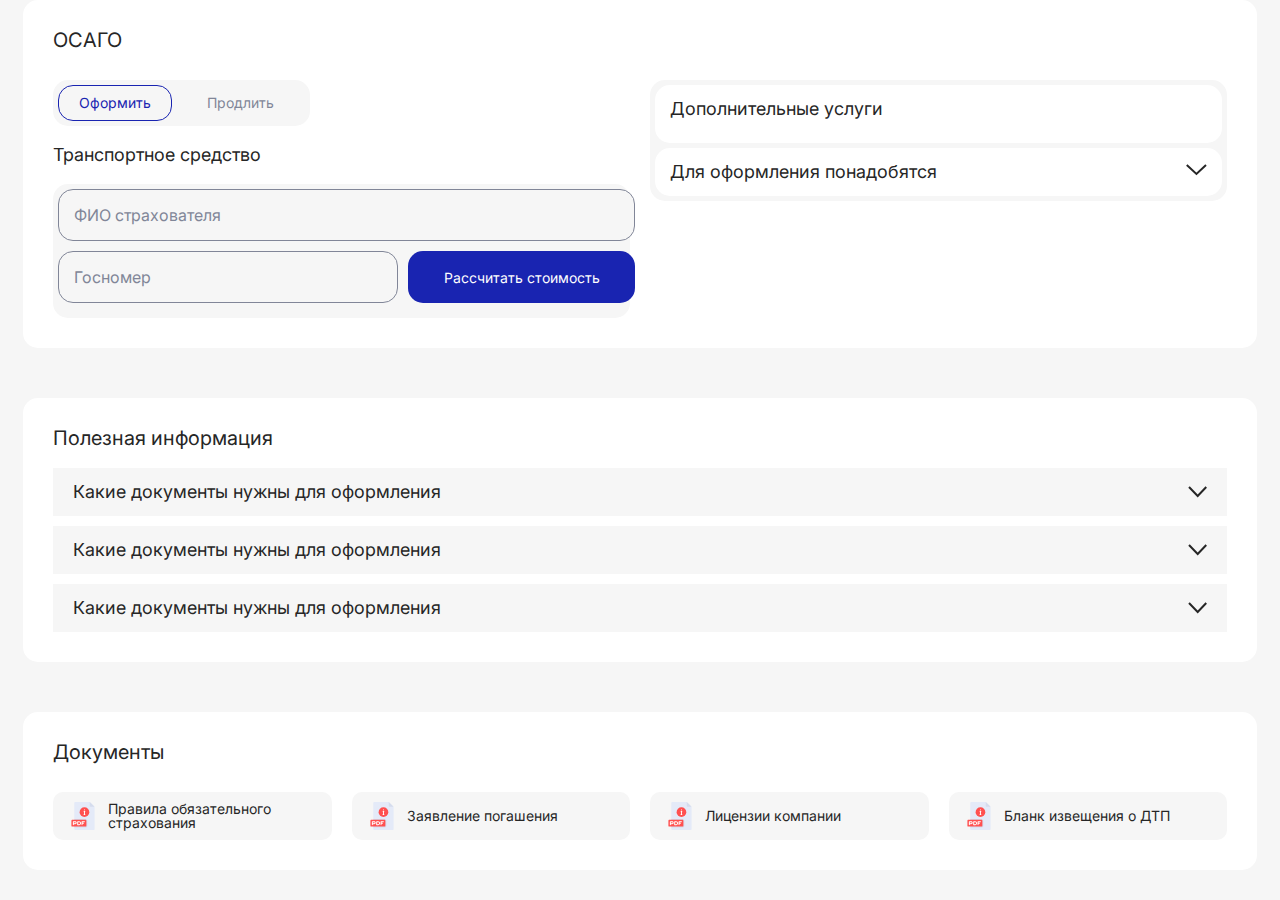
<file: card.html>
<!DOCTYPE html>
<html lang="ru">
<head>
  <meta charset="UTF-8">
  <meta name="viewport" content="width=device-width, initial-scale=1.0">
  <title>АвтоЗащита</title>
  <link rel="stylesheet" href="assets/css/style.css">
  <link rel="shortcut icon" href="assets/images/components/favicon.ico" type="image/x-icon">
  <link rel="preconnect" href="https://fonts.googleapis.com">
  <link rel="preconnect" href="https://fonts.gstatic.com" crossorigin>
  <link href="https://fonts.googleapis.com/css2?family=Inter:ital,opsz,wght@0,14..32,100..900;1,14..32,100..900&display=swap" rel="stylesheet">
  </head>
<body>
  <div class="wrapper">
    <section class="calculator">
      <div class="calculator__container container">
        <div class="calculate">
          <h2 class="calculator__section-title section__title mb-10">ОСАГО</h2>
          <div class="calculate__left">
              <div class="calculate__radio_btn-type_insurance">
                  <div class="form_radio_btn">
                      <input id="radio-1" type="radio" name="radio" value="1" checked>
                      <label for="radio-1">Оформить</label>
                  </div>
                  
                  <div class="form_radio_btn">
                      <input id="radio-2" type="radio" name="radio" value="2">
                      <label for="radio-2">Продлить</label>
                  </div>
              </div>
              <h3 class="calculate__vehicle__name">Транспортное средство</h3>
              <div class="calculate__details">
                  <input placeholder="ФИО страхователя" type="text" class="input calculate__input-user_name">
                  <input placeholder="Госномер" type="text" class="input calculate__input-user_plate plate">
                  <button class="calculate__btn-confirm">Рассчитать стоимость</button>
                  <div class="asd"></div>
              </div>
          </div>
          <div class="calculate__info">
            <div class="dop__uslugi">
              <h3 class="calculate__info-title">Дополнительные услуги</h3>
              <ul class="calculate_chekbox">
              </ul>
            </div>
            <div class="dropdown calculate__requirements">
              <div class="dropdown__header req__title">
                <h3 class="dropdown__title calculate__requirements__title">Для оформления понадобятся</h3>
                <button class="dropdown__toggle btn_open-list">
                  <img src="assets/images/components/arrow-open.svg" alt="Открыть">
                </button>
              </div>
              <ol class="dropdown__list drop-list requirements__list">
                <li class="dropdown__item requirement">Документы на ТС</li>
                <li class="dropdown__item requirement">Документ страхователя</li>
                <li class="dropdown__item requirement">Документ собственника</li>
                <li class="dropdown__item requirement">Водительское удостоверение</li>
              </ol>
            </div>
          </div>
        </div>
      </div>
    </section>
    <section class="faq">
      <div class="faq__container container">
        <h2 class="section__title mb-10">Полезная информация</h2>
        <ul class="dropdown faq__list">
          <li class="faq__item dropdown">
            <div class="dropdown__header faq__top">
              <h3 class="dropdown__title faq__item-title">Какие документы нужны для оформления</h3>
              <button class="faq__toggle dropdown__toggle btn_open-list">
                <svg width="19" height="12" viewBox="0 0 19 12" fill="none" xmlns="http://www.w3.org/2000/svg">
                  <path class="asd" d="M18.25 1L9.68705 10L1 1" stroke="#262626" stroke-width="2" />
                </svg>
              </button>
            </div>
            <ol class="dropdown__list drop-list faq__item-desc">
              <li>Паспорт страхователя (того, кто заключает договор)</li>
              <li>Паспорт транспортного средства (ПТС)</li>
              <li>Водительские права всех, кто будет управлять автомобилем</li>
              <li>Документы, подтверждающие стоимость транспортного средства</li>
            </ol>
          </li>
          <li class="faq__item dropdown">
            <div class="dropdown__header faq__top">
              <h3 class="dropdown__title faq__item-title">Какие документы нужны для оформления</h3>
              <button class="faq__toggle dropdown__toggle btn_open-list">
                <svg width="19" height="12" viewBox="0 0 19 12" fill="none" xmlns="http://www.w3.org/2000/svg">
                  <path class="asd" d="M18.25 1L9.68705 10L1 1" stroke="#262626" stroke-width="2" />
                </svg>
              </button>
            </div>
            <ol class="dropdown__list drop-list faq__item-desc">
              <li>Паспорт страхователя (того, кто заключает договор)</li>
              <li>Паспорт транспортного средства (ПТС)</li>
              <li>Водительские права всех, кто будет управлять автомобилем</li>
              <li>Документы, подтверждающие стоимость транспортного средства</li>
            </ol>
          </li>
          <li class="faq__item dropdown">
            <div class="dropdown__header faq__top">
              <h3 class="dropdown__title faq__item-title">Какие документы нужны для оформления</h3>
              <button class="faq__toggle dropdown__toggle btn_open-list">
                <svg width="19" height="12" viewBox="0 0 19 12" fill="none" xmlns="http://www.w3.org/2000/svg">
                  <path class="asd" d="M18.25 1L9.68705 10L1 1" stroke="#262626" stroke-width="2" />
                </svg>
              </button>
            </div>
            <ol class="dropdown__list drop-list faq__item-desc">
              <li>Паспорт страхователя (того, кто заключает договор)</li>
              <li>Паспорт транспортного средства (ПТС)</li>
              <li>Водительские права всех, кто будет управлять автомобилем</li>
              <li>Документы, подтверждающие стоимость транспортного средства</li>
            </ol>
          </li>
        </ul>
      </div>
    </section>
    <section class="docs">
      <div class="docs__container container">
        <h2 class="section__title mb-10">Документы</h2>
        <ul class="docs__list">
          <li class="doc"><a class="doc__link" href="assets/images/card/nomer.svg" download>Правила обязательного страхования</a>
          </li>
          <li class="doc"><a class="doc__link" href="assets/css/style.css" download>Заявление погашения</a>
          </li>
          <li class="doc"><a class="doc__link" href="assets/css/style.css" download>Лицензии компании</a>
          </li>
          <li class="doc"><a class="doc__link" href="assets/css/style.css" download>Бланк извещения о ДТП</a>
          </li>
        </ul>
      </div>
    </section>
  </div>
  <script src="assets/js/main.js"></script>
</body>
</html>
</file>
<file: assets/css/style.css>
/* settings */
@import url(reset.css);
@import url(root.css);
@import url(animations.css);
@import url(animations.css);
/* /settings */
/* blocks */
@import url(blocks/_header.css);
@import url(blocks/_hero.css);
@import url(blocks/_catalog.css);
@import url(blocks/_benefit.css);
@import url(blocks/_services.css);
@import url(blocks/_footer.css);
@import url(blocks/_support.css);
@import url(blocks/_calculate.css);
@import url(blocks/_faq.css);
@import url(blocks/_docs.css);
@import url(blocks/_policies.css);
@import url(blocks/_profile.css);
@import url(blocks/_authorization.css);
@import url(blocks/_panel.css);
/* @import url(blocks/swiper.min.css); */
/* /blocks */
@import url(adaptive.css);
</file>
